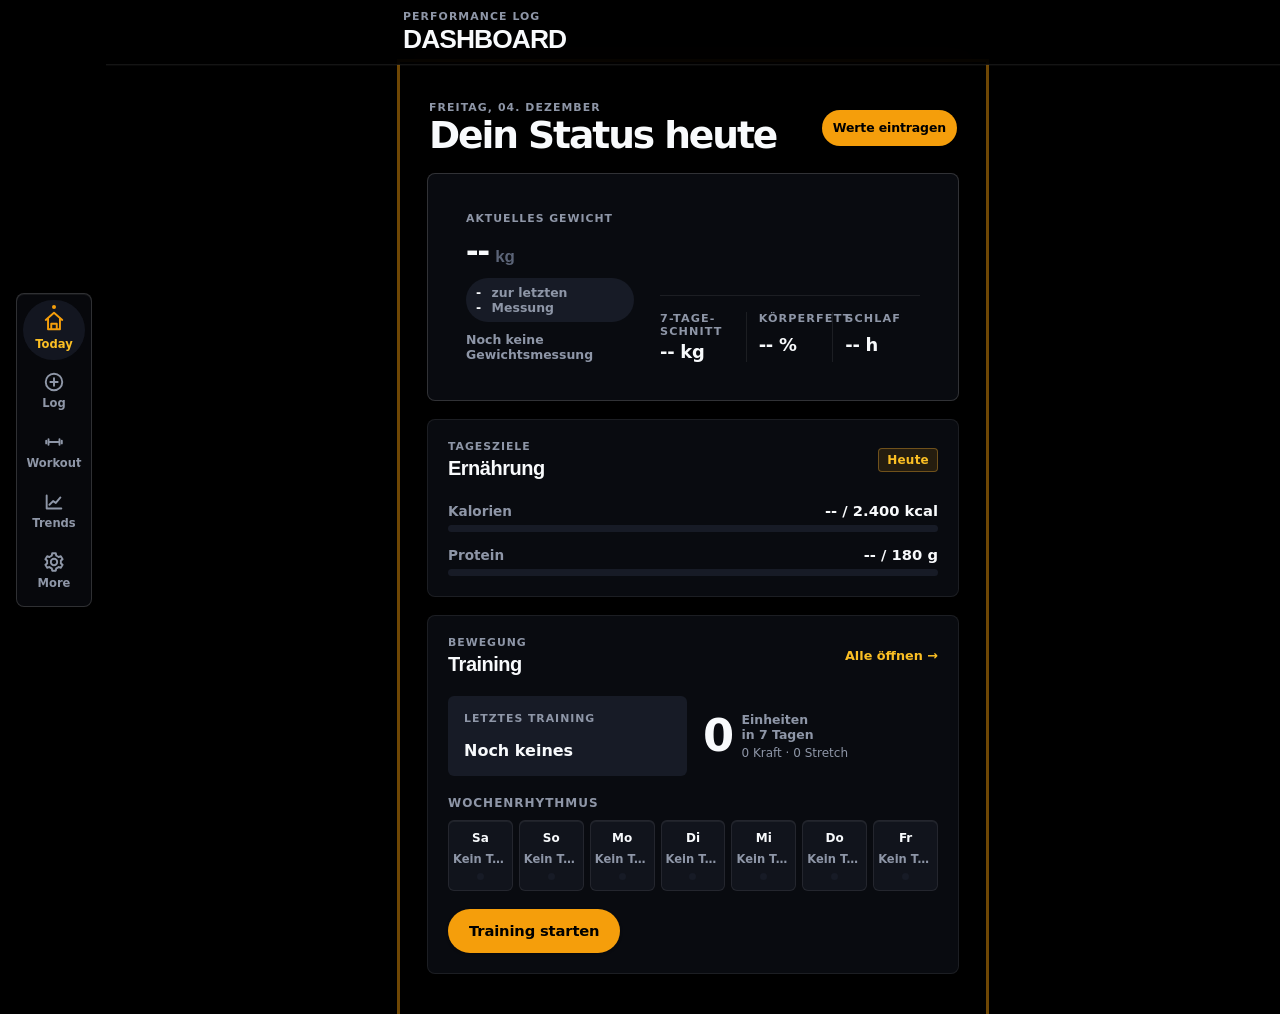
<file: index.html>
<!doctype html>
<html lang="de">

<head>
  <meta charset="utf-8">
  <meta name="viewport" content="width=device-width, initial-scale=1, viewport-fit=cover">
  <meta name="theme-color" content="#080c0a">
  <meta name="description" content="Private Fitness-Tracking-PWA für Gewicht, Ernährung und Körperfett.">
  <title>Fitness Tracker</title>
  <link rel="manifest" href="manifest.json">
  <link rel="apple-touch-icon" href="assets/icons/apple-touch-icon.png">
  <link rel="icon" href="assets/icons/app-icon.svg" type="image/svg+xml">
  <link rel="stylesheet" href="css/reset.css">
  <link rel="stylesheet" href="css/variables.css">
  <link rel="stylesheet" href="css/layout.css">
  <link rel="stylesheet" href="css/components.css">
  <link rel="stylesheet" href="css/responsive.css">
</head>

<body>
  <div class="app-shell">
    <header class="app-header">
      <div class="app-header-content">
        <div>
          <p class="eyebrow">Performance log</p>
          <h1 id="view-title">Dashboard</h1>
        </div>
      </div>
    </header>

    <div id="app-status" class="app-status" role="status" aria-live="polite" hidden></div>

    <main id="app-view" class="app-main" tabindex="-1"></main>

    <nav class="bottom-nav" aria-label="Hauptnavigation">
      <a class="nav-item" href="#/dashboard" data-route="dashboard" aria-current="page">
        <span class="nav-icon" aria-hidden="true"><svg viewBox="0 0 24 24"><path d="M3 10.8 12 3l9 7.8"></path><path d="M5.5 9.5V21h13V9.5M9 21v-6h6v6"></path></svg></span>
        <span>Today</span>
      </a>
      <a class="nav-item" href="#/daily" data-route="daily">
        <span class="nav-icon" aria-hidden="true"><svg viewBox="0 0 24 24"><circle cx="12" cy="12" r="9"></circle><path d="M12 8v8M8 12h8"></path></svg></span>
        <span>Log</span>
      </a>
      <a class="nav-item" href="#/training" data-route="training">
        <span class="nav-icon" aria-hidden="true"><svg viewBox="0 0 24 24"><path d="M6 9v6M3.5 10.5v3M18 9v6M20.5 10.5v3M6 12h12"></path></svg></span>
        <span>Workout</span>
      </a>
      <a class="nav-item" href="#/trends" data-route="trends">
        <span class="nav-icon" aria-hidden="true"><svg viewBox="0 0 24 24"><path d="M4 19V5M4 19h16"></path><path d="m7 15 4-4 3 2 5-6"></path></svg></span>
        <span>Trends</span>
      </a>
      <a class="nav-item" href="#/settings" data-route="settings">
        <span class="nav-icon" aria-hidden="true">
          <svg viewBox="0 0 24 24" focusable="false">
            <path d="M12 8.5a3.5 3.5 0 1 1 0 7 3.5 3.5 0 0 1 0-7Z"></path>
            <path
              d="M19.4 13.5a7.8 7.8 0 0 0 .1-1.5 7.8 7.8 0 0 0-.1-1.5l2-1.5-2-3.4-2.4 1a8.2 8.2 0 0 0-2.6-1.5L14 2.5h-4l-.4 2.6A8.2 8.2 0 0 0 7 6.6l-2.4-1-2 3.4 2 1.5a7.8 7.8 0 0 0-.1 1.5 7.8 7.8 0 0 0 .1 1.5l-2 1.5 2 3.4 2.4-1a8.2 8.2 0 0 0 2.6 1.5l.4 2.6h4l.4-2.6a8.2 8.2 0 0 0 2.6-1.5l2.4 1 2-3.4-2-1.5Z">
            </path>
          </svg>
        </span>
        <span>More</span>
      </a>
    </nav>
  </div>

  <script src="vendor/chartjs/chart.umd.min.js" defer></script>
  <script type="module" src="js/app.js"></script>
</body>

</html>
</file>
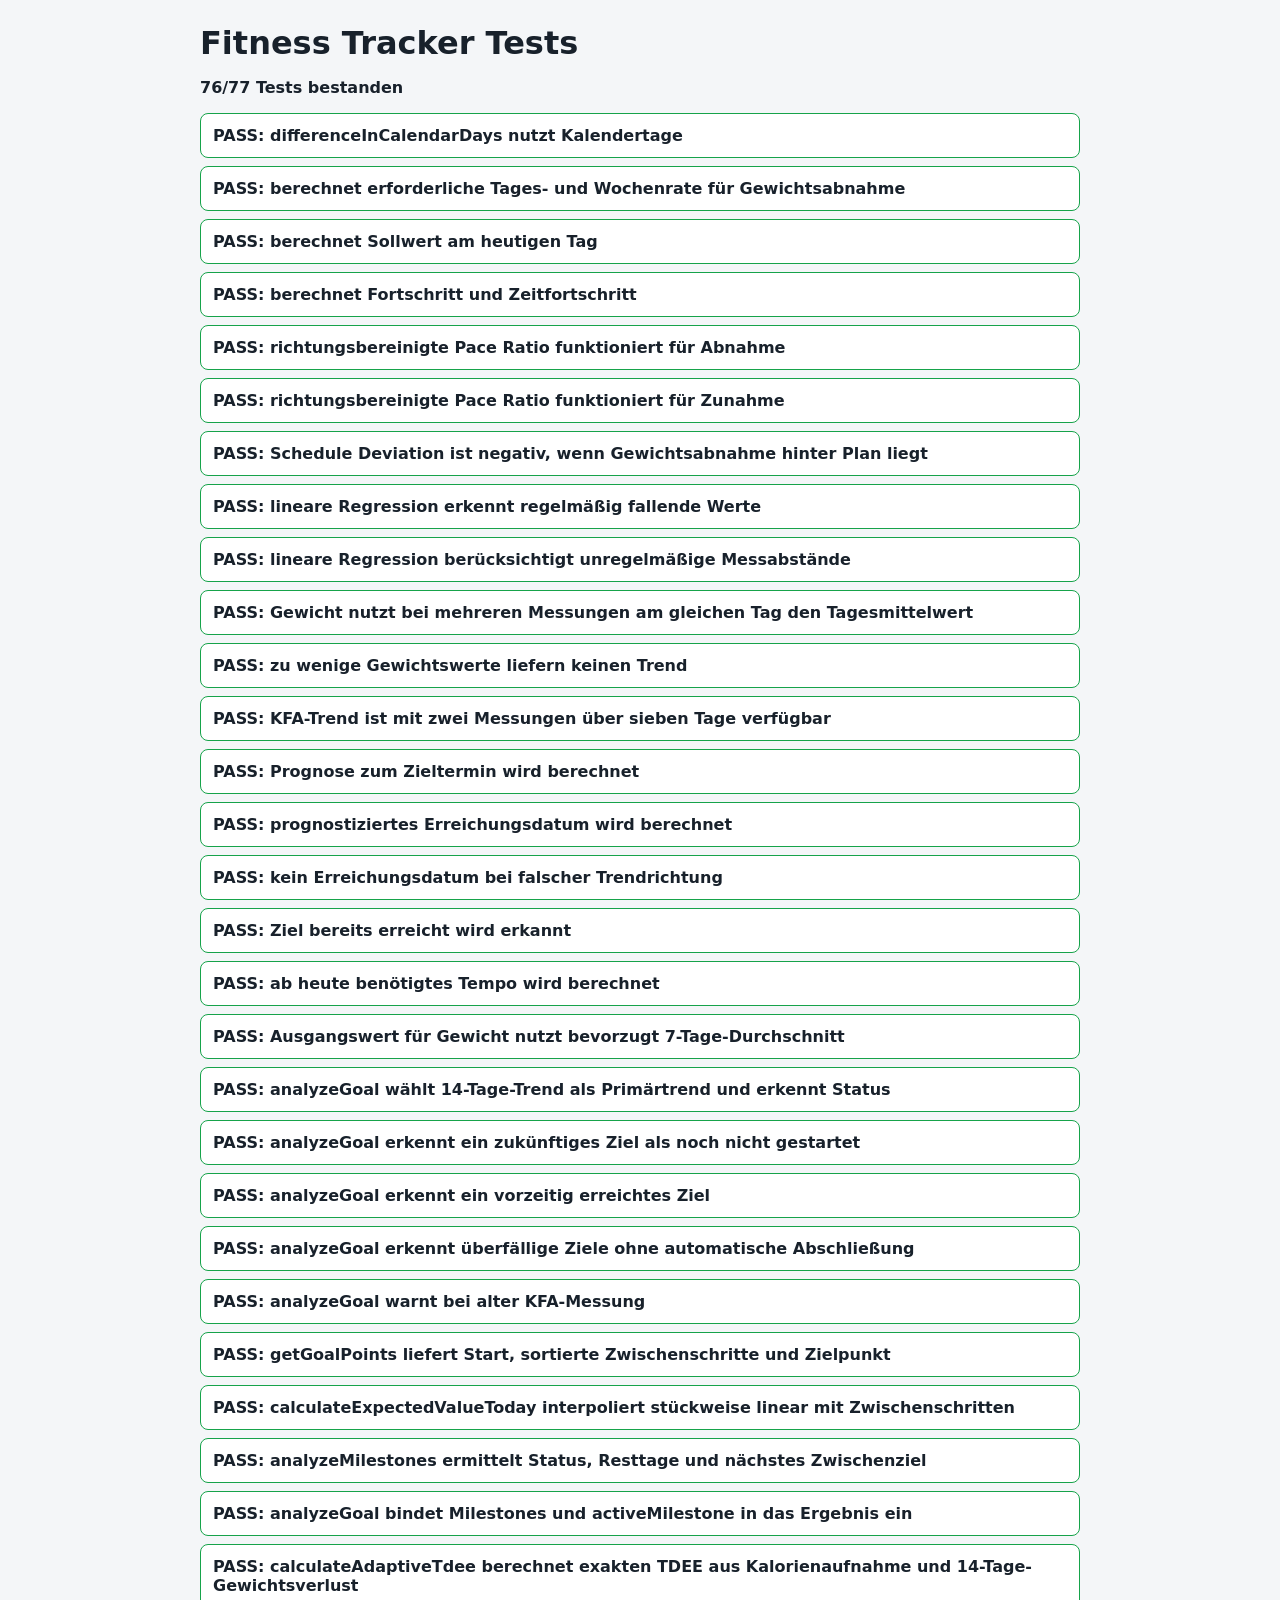
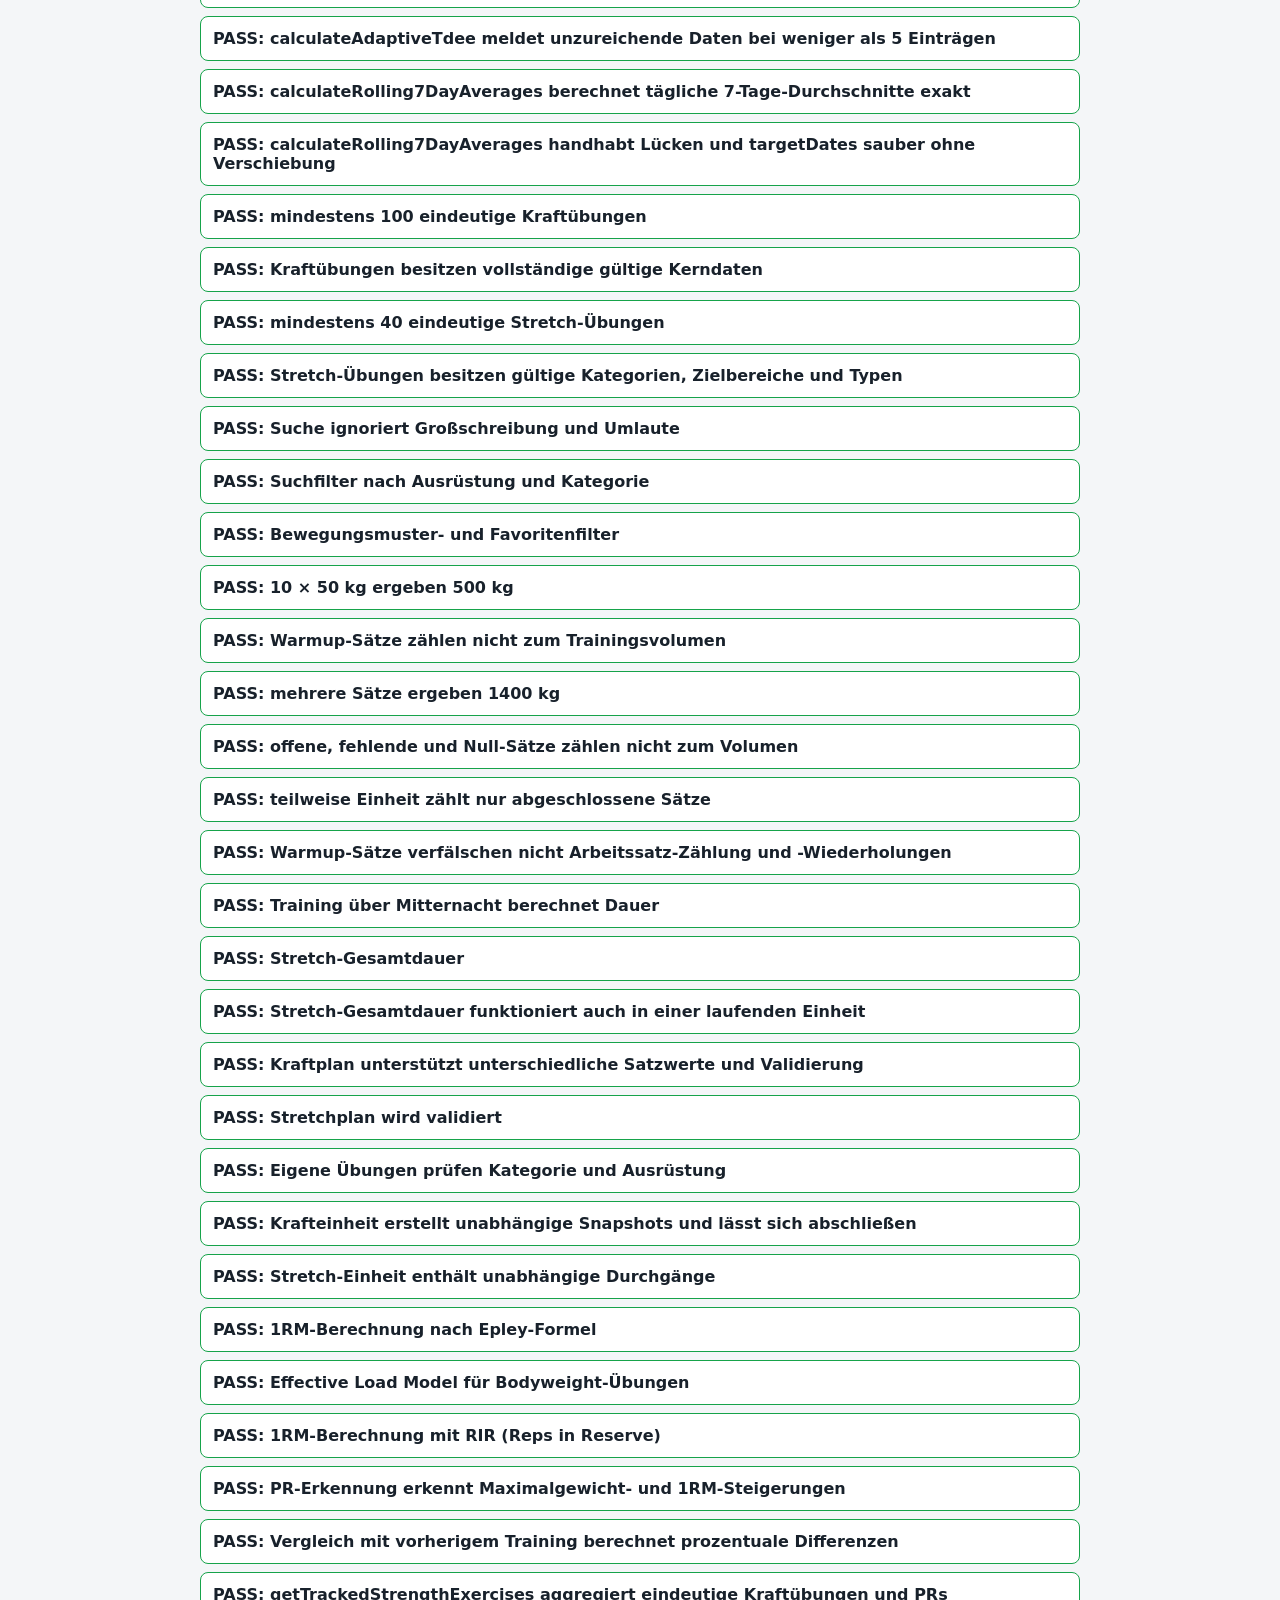
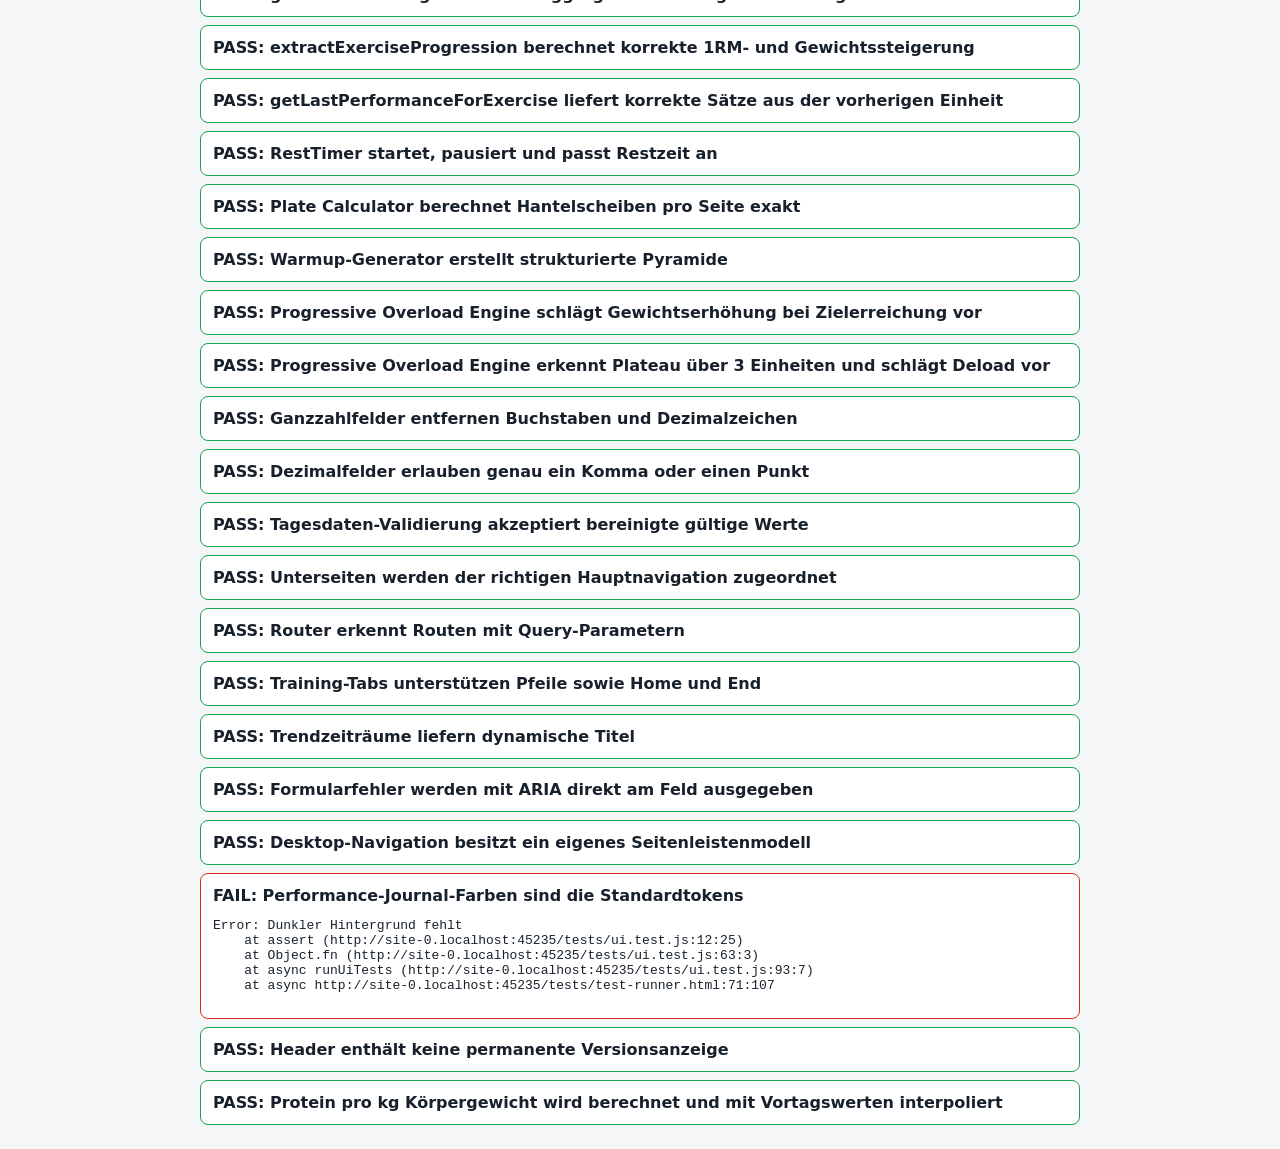
<file: tests/test-runner.html>
<!doctype html>
<html lang="de">
  <head>
    <meta charset="utf-8">
    <meta name="viewport" content="width=device-width, initial-scale=1">
    <title>Fitness Tracker Tests</title>
    <style>
      body {
        margin: 0;
        padding: 24px;
        background: #f4f6f8;
        color: #18212b;
        font-family: ui-sans-serif, system-ui, -apple-system, BlinkMacSystemFont, "Segoe UI", sans-serif;
      }

      main {
        max-width: 880px;
        margin: 0 auto;
      }

      h1 {
        margin: 0 0 16px;
      }

      .summary {
        margin: 0 0 16px;
        font-weight: 800;
      }

      .test-list {
        display: grid;
        gap: 8px;
      }

      .test {
        padding: 12px;
        border-radius: 8px;
        background: #ffffff;
        border: 1px solid #dbe3ec;
      }

      .test.pass {
        border-color: #16a34a;
      }

      .test.fail {
        border-color: #dc2626;
      }

      pre {
        overflow: auto;
        white-space: pre-wrap;
      }
    </style>
  </head>
  <body>
    <main>
      <h1>Fitness Tracker Tests</h1>
      <p id="summary" class="summary">Tests laufen...</p>
      <section id="results" class="test-list"></section>
    </main>

    <script type="module">
      import { runGoalTests } from "./goals.test.js";
      import { runInputTests } from "./input.test.js";
      import { runTrainingTests } from "./training.test.js";
      import { runUiTests } from "./ui.test.js";

      const summary = document.querySelector("#summary");
      const resultsContainer = document.querySelector("#results");
      const results = [...await runGoalTests(), ...await runTrainingTests(), ...await runInputTests(), ...await runUiTests()];
      const failed = results.filter((result) => !result.passed);

      summary.textContent = `${results.length - failed.length}/${results.length} Tests bestanden`;
      resultsContainer.innerHTML = results.map((result) => `
        <article class="test ${result.passed ? "pass" : "fail"}">
          <strong>${result.passed ? "PASS" : "FAIL"}: ${result.name}</strong>
          ${result.error ? `<pre>${result.error.stack || result.error.message}</pre>` : ""}
        </article>
      `).join("");
    </script>
  </body>
</html>
</file>
<file: css/variables.css>
:root {
  color-scheme: dark;
  --background: #000000;
  --surface: #090b10;
  --surface-raised: #11141c;
  --surface-muted: #171b26;
  --text-primary: #f8fafc;
  --text-secondary: #8e96a7;
  --text-tertiary: #5b6477;
  --primary: #f59e0b;
  --primary-strong: #fbbf24;
  --on-primary: #000000;
  --success: #10b981;
  --warning: #f59e0b;
  --danger: #ef4444;
  --chart-weight: #f59e0b;
  --chart-calories: #38bdf8;
  --chart-protein: #10b981;
  --chart-protein-per-kg: #06b6d4;
  --chart-sleep: #818cf8;
  --chart-body-fat: #f43f5e;
  --border: rgba(255, 255, 255, 0.08);
  --border-strong: rgba(255, 255, 255, 0.16);
  --specular: inset 0 1px 0 rgba(255, 255, 255, 0.06);
  --specular-strong: inset 0 1px 0 rgba(255, 255, 255, 0.12);
  --shadow: 0 4px 12px rgba(0, 0, 0, 0.5);
  --shadow-soft: 0 2px 6px rgba(0, 0, 0, 0.3);
  --radius: 8px;
  --radius-small: 6px;
  --radius-xs: 4px;
  --radius-pill: 9999px;
  --space-1: 4px;
  --space-2: 8px;
  --space-3: 12px;
  --space-4: 16px;
  --space-5: 20px;
  --space-6: 24px;
  --space-8: 32px;
  --nav-height: 72px;
  --safe-bottom: env(safe-area-inset-bottom, 0px);
  --content-width: 580px;
}

:root[data-theme="dark"] {
  color-scheme: dark;
  --background: #000000;
  --surface: #090b10;
  --surface-raised: #11141c;
  --surface-muted: #171b26;
  --text-primary: #f8fafc;
  --text-secondary: #8e96a7;
  --text-tertiary: #5b6477;
  --primary: #f59e0b;
  --primary-strong: #fbbf24;
  --on-primary: #000000;
  --success: #10b981;
  --warning: #f59e0b;
  --danger: #ef4444;
  --chart-weight: #f59e0b;
  --chart-calories: #38bdf8;
  --chart-protein: #10b981;
  --chart-protein-per-kg: #06b6d4;
  --chart-sleep: #818cf8;
  --chart-body-fat: #f43f5e;
  --border: rgba(255, 255, 255, 0.08);
  --border-strong: rgba(255, 255, 255, 0.16);
  --specular: inset 0 1px 0 rgba(255, 255, 255, 0.06);
  --specular-strong: inset 0 1px 0 rgba(255, 255, 255, 0.12);
  --shadow: 0 4px 12px rgba(0, 0, 0, 0.5);
  --shadow-soft: 0 2px 6px rgba(0, 0, 0, 0.3);
}

:root[data-theme="light"] {
  color-scheme: light;
  --background: #f4f5f8;
  --surface: #ffffff;
  --surface-raised: #ffffff;
  --surface-muted: #e9ecf2;
  --text-primary: #0b0f19;
  --text-secondary: #5a6474;
  --text-tertiary: #8c96a8;
  --primary: #d97706;
  --primary-strong: #b45309;
  --on-primary: #ffffff;
  --success: #059669;
  --warning: #d97706;
  --danger: #dc2626;
  --chart-weight: #d97706;
  --chart-calories: #0284c7;
  --chart-protein: #059669;
  --chart-protein-per-kg: #0891b2;
  --chart-sleep: #6366f1;
  --chart-body-fat: #e11d48;
  --border: rgba(11, 15, 25, 0.1);
  --border-strong: rgba(11, 15, 25, 0.18);
  --specular: inset 0 1px 0 rgba(255, 255, 255, 0.9);
  --specular-strong: inset 0 1px 0 rgba(255, 255, 255, 1);
  --shadow: 0 4px 12px rgba(11, 15, 25, 0.05);
  --shadow-soft: 0 2px 6px rgba(11, 15, 25, 0.02);
}
</file>
<file: css/layout.css>
body {
  overflow-x: hidden;
  background: var(--background);
  color: var(--text-primary);
  font-family: Inter, ui-sans-serif, system-ui, -apple-system, BlinkMacSystemFont, "Segoe UI", sans-serif;
  font-feature-settings: "tnum" 1, "cv02" 1, "cv03" 1;
  font-variant-numeric: tabular-nums;
}

.app-shell {
  min-height: 100svh;
  padding-bottom: calc(var(--nav-height) + var(--safe-bottom));
}

.app-header {
  position: sticky;
  top: 0;
  z-index: 10;
  display: flex;
  width: 100%;
  padding: calc(10px + env(safe-area-inset-top, 0px)) 18px 10px;
  border-bottom: 1px solid var(--border);
  background: color-mix(in srgb, var(--background) 86%, transparent);
  backdrop-filter: blur(20px) saturate(180%);
  box-shadow: 0 1px 0 rgba(255, 255, 255, 0.03);
}

.app-header-content {
  display: flex;
  width: min(100%, var(--content-width));
  align-items: flex-end;
  justify-content: space-between;
  margin: 0 auto;
}

.app-header-actions {
  display: grid;
  justify-items: end;
  gap: 6px;
}

.app-header h1 {
  margin: 2px 0 0;
  font-family: -apple-system, BlinkMacSystemFont, "Segoe UI", Roboto, sans-serif;
  font-size: clamp(1.35rem, 3.2vw, 1.65rem);
  font-weight: 850;
  text-transform: uppercase;
  line-height: 1.1;
  letter-spacing: -0.035em;
  color: var(--text-primary);
}

.eyebrow {
  margin: 0;
  color: var(--text-secondary);
  font-size: 0.68rem;
  font-weight: 750;
  letter-spacing: 0.1em;
  text-transform: uppercase;
}

.app-main {
  width: min(100%, var(--content-width));
  margin: 0 auto;
  padding: 20px 16px 28px;
  outline: none;
}

.app-status {
  width: min(calc(100% - 32px), var(--content-width));
  margin: 12px auto 0;
  padding: 10px 14px;
  border: 1px solid var(--border);
  border-radius: var(--radius);
  background: var(--surface);
  color: var(--text-primary);
  font-size: 0.88rem;
  font-weight: 750;
  box-shadow: var(--shadow);
}

.app-status[data-type="warning"] {
  border-color: color-mix(in srgb, var(--warning) 34%, var(--border));
}

.app-status[data-type="success"] {
  border-color: color-mix(in srgb, var(--success) 34%, var(--border));
}

.update-button {
  min-height: 28px;
  border: 1px solid var(--border);
  border-radius: 999px;
  padding: 4px 10px;
  background: color-mix(in srgb, var(--surface) 78%, transparent);
  color: var(--primary-strong);
  font-size: 0.75rem;
  font-weight: 850;
  transition: border-color 160ms ease, background-color 160ms ease;
}

.update-button:hover {
  border-color: color-mix(in srgb, var(--primary) 42%, var(--border));
  background: color-mix(in srgb, var(--primary) 10%, var(--surface));
}

.view-stack {
  display: grid;
  gap: 18px;
}

.bottom-nav {
  position: fixed;
  bottom: max(10px, var(--safe-bottom));
  left: 50%;
  z-index: 20;
  display: flex;
  width: min(calc(100% - 24px), 520px);
  box-sizing: border-box;
  min-height: 64px;
  padding: 6px;
  border: 1px solid var(--border-strong);
  border-radius: 999px;
  background: color-mix(in srgb, var(--surface) 78%, transparent);
  backdrop-filter: blur(28px) saturate(200%);
  box-shadow: 0 16px 40px rgba(0, 0, 0, 0.65), var(--specular);
  transform: translateX(-50%);
}

.nav-item {
  position: relative;
  overflow: hidden;
  display: grid;
  flex: 1 1 0;
  align-content: center;
  justify-items: center;
  min-width: 0;
  min-height: 48px;
  gap: 3px;
  border-radius: 999px;
  color: var(--text-secondary);
  font-size: 0.72rem;
  font-weight: 750;
  transform: translateZ(0);
  transition: color 150ms ease, background-color 150ms ease, transform 150ms ease;
  -webkit-tap-highlight-color: transparent;
}

.nav-item[aria-current="page"] {
  color: var(--text-primary);
  background: color-mix(in srgb, var(--surface-muted) 80%, transparent);
}

.nav-item[aria-current="page"] .nav-icon svg {
  stroke: var(--primary);
}

.route-context-link {
  display: inline-flex;
  width: fit-content;
  margin-bottom: 14px;
  color: var(--text-secondary);
  font-size: 0.82rem;
  font-weight: 750;
}

@media (min-width: 900px) {
  .app-shell {
    padding-bottom: 0;
    padding-left: 106px;
  }

  .bottom-nav {
    top: 50%;
    bottom: auto;
    left: 16px;
    width: 76px;
    min-height: 0;
    flex-direction: column;
    border-radius: var(--radius);
    transform: translateY(-50%);
  }

  .nav-item {
    width: 100%;
    min-height: 60px;
  }
}

.nav-item::before {
  content: "";
  position: absolute;
  top: 5px;
  width: 4px;
  height: 4px;
  border-radius: 50%;
  background: var(--primary);
  opacity: 0;
  transform: scale(0);
  transition: opacity 160ms ease, transform 160ms ease;
}

.nav-item[aria-current="page"]::before {
  opacity: 1;
  transform: scale(1);
}

.nav-icon {
  display: grid;
  place-items: center;
  width: 23px;
  height: 23px;
  line-height: 1;
  transform: translateY(0) scale(1);
  transition: transform 220ms cubic-bezier(0.2, 0.8, 0.2, 1);
}

.nav-icon svg {
  width: 22px;
  height: 22px;
  fill: none;
  stroke: currentColor;
  stroke-linecap: round;
  stroke-linejoin: round;
  stroke-width: 2.1;
}

.nav-item span:last-child {
  transition:
    opacity 220ms cubic-bezier(0.2, 0.8, 0.2, 1),
    transform 220ms cubic-bezier(0.2, 0.8, 0.2, 1);
}

.nav-item:active {
  transform: scale(0.96);
}

.nav-item[aria-current="page"] {
  color: var(--primary-strong);
}

.nav-item[aria-current="page"]::before {
  opacity: 1;
  transform: scale(1);
}

.nav-item[aria-current="page"] .nav-icon {
  transform: translateY(-1px);
}

.nav-item[data-route="daily"] .nav-icon {
  color: inherit;
}

.workout-focus .app-header { opacity: .55; }
.workout-focus .bottom-nav { opacity: .42; }
.workout-focus .app-main { padding-top: 14px; }

.nav-item[aria-current="page"] span:last-child {
  transform: translateY(1px);
}

@media (prefers-reduced-motion: reduce) {
  .nav-item,
  .nav-item::before,
  .nav-icon,
  .nav-item span:last-child {
    transition: none;
  }
}
</file>
<file: css/components.css>
.card {
  border: 1px solid var(--border);
  border-radius: var(--radius);
  background: var(--surface);
  box-shadow: var(--shadow-soft);
}

.card-body {
  padding: clamp(14px, 3.5vw, 20px);
}

.section-title {
  margin: 0 0 12px;
  font-family: -apple-system, BlinkMacSystemFont, "Segoe UI", Roboto, sans-serif;
  font-size: 1.25rem;
  font-weight: 800;
  line-height: 1.2;
  letter-spacing: -0.025em;
  color: var(--text-primary);
}

.muted {
  color: var(--text-secondary);
}

.grid {
  display: grid;
  gap: 12px;
}

.metric-grid {
  display: grid;
  grid-template-columns: repeat(2, minmax(0, 1fr));
  gap: 8px;
}

.metric {
  min-height: 96px;
  padding: 14px;
  border-radius: var(--radius);
  background: var(--surface-raised);
  border: 1px solid var(--border);
}

.metric-label {
  margin: 0;
  color: var(--text-secondary);
  font-size: 0.68rem;
  font-weight: 750;
  letter-spacing: 0.09em;
  text-transform: uppercase;
}

.app-version-note {
  margin: 0;
  color: var(--text-secondary);
  font-size: 0.78rem;
  text-align: center;
}

.metric-value {
  margin: 4px 0 0;
  font-family: -apple-system, BlinkMacSystemFont, "Segoe UI", Roboto, sans-serif;
  font-size: 1.35rem;
  font-weight: 650;
  letter-spacing: -0.02em;
  color: var(--text-primary);
  font-variant-numeric: tabular-nums;
  line-height: 1.15;
}

.metric .muted {
  margin: 4px 0 0;
  font-size: 0.8rem;
}

.progress-stack {
  display: grid;
  gap: 14px;
}

.progress-block {
  display: grid;
  gap: 6px;
}

.progress-header {
  display: flex;
  align-items: baseline;
  justify-content: space-between;
  gap: 12px;
  color: var(--text-secondary);
  font-size: 0.85rem;
  font-weight: 650;
}

.progress-header strong {
  color: var(--text-primary);
  font-size: 0.92rem;
  text-align: right;
  font-variant-numeric: tabular-nums;
}

.progress-track {
  position: relative;
  height: 7px;
  overflow: hidden;
  border-radius: var(--radius-pill);
  background: var(--surface-muted);
}

.progress-track span {
  position: absolute;
  inset: 0 auto 0 0;
  border-radius: inherit;
  background: linear-gradient(90deg, color-mix(in srgb, var(--primary) 70%, transparent) 0%, var(--primary) 100%);
  transform-origin: left center;
  animation: progress-fill 1200ms cubic-bezier(0.16, 1, 0.3, 1) both;
  box-shadow: 0 0 8px color-mix(in srgb, var(--primary) 35%, transparent);
}

.progress-block:nth-child(2) .progress-track span {
  animation-delay: 120ms;
}

.summary-grid {
  display: grid;
  grid-template-columns: repeat(2, minmax(0, 1fr));
  gap: 8px;
}

.compact-metric {
  min-height: 80px;
  padding: 12px;
}

.compact-metric .metric-value {
  font-size: 1.18rem;
  font-weight: 650;
}

.chart-frame {
  position: relative;
  width: 100%;
  height: 280px;
}

.tall-chart-frame {
  height: 340px;
}

.photo-grid {
  display: grid;
  gap: 14px;
}

.photo-card {
  overflow: hidden;
}

.photo-card img {
  display: block;
  width: 100%;
  aspect-ratio: 4 / 5;
  background: var(--surface-muted);
  object-fit: cover;
}

.button-row {
  display: grid;
  gap: 10px;
}

.inline-action-panel {
  display: grid;
  gap: 10px;
  margin: 0 0 14px;
  padding: 14px;
  border: 1px solid var(--border);
  border-radius: var(--radius);
  background: var(--surface-raised);
}

.inline-action-panel p {
  margin: 0;
}

.button {
  display: inline-flex;
  align-items: center;
  justify-content: center;
  min-height: 44px;
  padding: 0 20px;
  border: 1px solid transparent;
  border-radius: var(--radius-pill);
  background: var(--primary);
  color: var(--on-primary);
  font-weight: 750;
  font-size: 0.92rem;
  letter-spacing: -0.01em;
  box-shadow: 0 1px 3px rgba(0, 0, 0, 0.3);
  transition: transform 120ms ease, filter 120ms ease, background-color 120ms ease;
  cursor: pointer;
}

.button:hover {
  filter: brightness(1.08);
  transform: translateY(-1px);
}

.button:active {
  transform: translateY(0) scale(0.98);
}

.button.secondary {
  border: 1px solid var(--border-strong);
  background: var(--surface-raised);
  color: var(--text-primary);
  box-shadow: none;
}

.button.secondary:hover {
  background: var(--surface-muted);
  border-color: rgba(255, 255, 255, 0.22);
  filter: none;
}

.button.danger,
.icon-button.danger {
  border-color: color-mix(in srgb, var(--danger) 35%, var(--border));
  color: var(--danger);
}

.button.danger {
  background: color-mix(in srgb, var(--danger) 14%, var(--surface));
}

.form-grid {
  display: grid;
  gap: 14px;
}

.field {
  display: grid;
  min-width: 0;
  gap: 8px;
  color: var(--text-primary);
  font-weight: 700;
}

.field > span:first-child {
  color: var(--text-secondary);
  font-size: 0.78rem;
  font-weight: 780;
  letter-spacing: 0.02em;
}

.field input,
.field select {
  width: 100%;
  max-width: 100%;
  min-width: 0;
  min-height: 48px;
  border: 1px solid var(--border);
  border-radius: var(--radius-pill);
  background: var(--surface-raised);
  color: var(--text-primary);
  padding: 10px 18px;
  font-weight: 650;
  box-sizing: border-box;
  transition: border-color 160ms ease, background-color 160ms ease, box-shadow 160ms ease;
}

.field input[type="date"] {
  -webkit-appearance: none;
  -moz-appearance: none;
  appearance: none;
  display: block;
  width: 100%;
  max-width: 100%;
  min-width: 0;
  box-sizing: border-box;
  font-family: inherit;
  font-size: 0.95rem;
  line-height: 1.25;
  color-scheme: dark;
}

.field input[type="date"]::-webkit-date-and-time-value {
  text-align: left;
  margin: 0;
  min-height: 1.25em;
}

.field input[type="date"]::-webkit-calendar-picker-indicator {
  cursor: pointer;
  opacity: 0.8;
  filter: invert(0.8);
}

.field textarea {
  width: 100%;
  min-width: 0;
  min-height: 104px;
  border: 1px solid var(--border);
  border-radius: var(--radius);
  background: var(--surface-raised);
  color: var(--text-primary);
  padding: 12px 16px;
  font-weight: 650;
  resize: vertical;
  transition: border-color 160ms ease, background-color 160ms ease, box-shadow 160ms ease;
}

.field input:focus,
.field textarea:focus,
.field select:focus {
  border-color: color-mix(in srgb, var(--primary) 58%, var(--border));
  background: var(--surface);
  box-shadow: 0 0 0 3px color-mix(in srgb, var(--primary) 15%, transparent);
  outline: none;
}

.field textarea {
  min-height: 104px;
  resize: vertical;
}

.field input::placeholder,
.field textarea::placeholder {
  color: color-mix(in srgb, var(--text-secondary) 70%, transparent);
}

.field-error {
  color: var(--danger);
  font-size: 0.78rem;
  font-weight: 700;
}

.field [aria-invalid="true"] {
  border-color: var(--danger);
}

.form-actions {
  display: grid;
  gap: 10px;
}

.choice-group {
  display: grid;
  gap: 10px;
  margin: 0;
  padding: 12px;
  border: 1px solid var(--border);
  border-radius: var(--radius);
  background: var(--background);
}

.choice-group legend {
  padding: 0 6px;
  color: var(--text-secondary);
  font-size: 0.88rem;
  font-weight: 800;
}

.choice-group label {
  display: flex;
  align-items: center;
  gap: 8px;
  font-weight: 700;
}

.choice-group input {
  width: 18px;
  height: 18px;
  accent-color: var(--primary);
}

.compact-choice-group {
  grid-template-columns: repeat(2, minmax(0, 1fr));
  margin: 0 0 14px;
}

.chart-summary {
  margin: 12px 0 0;
  color: var(--text-secondary);
  font-size: 0.82rem;
  line-height: 1.5;
}

.settings-note {
  margin: 0 0 12px;
  font-size: 0.84rem;
  line-height: 1.45;
}

.settings-group {
  display: grid;
  gap: 12px;
  padding-top: 16px;
  border-top: 1px solid var(--border);
}

.settings-group:first-of-type {
  padding-top: 0;
  border-top: none;
}

.settings-group-title {
  margin: 0 0 4px;
  font-size: 0.92rem;
  font-weight: 750;
  color: var(--text-primary);
}

.settings-meta-row {
  display: flex;
  align-items: center;
  justify-content: space-between;
  gap: 12px;
  flex-wrap: wrap;
}

.goal-card .card-body {
  display: grid;
  gap: 14px;
}

.goal-header {
  display: grid;
  gap: 10px;
}

.status-pill {
  display: inline-flex;
  width: fit-content;
  min-height: 24px;
  align-items: center;
  border-radius: var(--radius-xs);
  border: 1px solid color-mix(in srgb, var(--primary) 30%, var(--border));
  background: color-mix(in srgb, var(--primary) 12%, var(--surface));
  color: var(--primary-strong);
  padding: 2px 8px;
  font-size: 0.75rem;
  font-weight: 700;
  letter-spacing: 0.02em;
}

.goal-facts {
  display: grid;
  gap: 8px;
}

.goal-facts p,
.goal-projection p {
  margin: 0;
}

.dashboard-section-title {
  margin: 0;
}

.dashboard-goal-card .card-body {
  display: grid;
  gap: 14px;
}

.dashboard-goal-grid {
  display: grid;
  gap: 8px;
}

.dashboard-goal-grid p {
  display: grid;
  gap: 2px;
  margin: 0;
}

.dashboard-goal-grid strong {
  color: var(--text-secondary);
  font-size: 0.78rem;
}

.compact-progress {
  gap: 10px;
}

.trend-strip {
  display: grid;
  gap: 8px;
}

.trend-strip div {
  display: grid;
  gap: 3px;
  border: 1px solid var(--border);
  border-radius: var(--radius);
  background: var(--background);
  padding: 10px;
}

.trend-strip span,
.trend-strip small {
  color: var(--text-secondary);
}

.goal-notice {
  display: grid;
  gap: 6px;
  padding: 12px;
  border: 1px solid color-mix(in srgb, var(--primary) 25%, var(--border));
  border-radius: var(--radius);
  background: color-mix(in srgb, var(--primary) 8%, var(--surface));
}

.goal-notice.success {
  border-color: color-mix(in srgb, var(--success) 30%, var(--border));
  background: color-mix(in srgb, var(--success) 10%, var(--surface));
}

.goal-notice.danger {
  border-color: color-mix(in srgb, var(--danger) 30%, var(--border));
  background: color-mix(in srgb, var(--danger) 10%, var(--surface));
}

.goal-notice p {
  margin: 0;
}

.goal-details {
  border: 1px solid var(--border);
  border-radius: var(--radius);
  background: var(--background);
}

.goal-details summary {
  min-height: 44px;
  padding: 12px;
  cursor: pointer;
  font-weight: 850;
}

.goal-detail-stack {
  display: grid;
  gap: 12px;
  padding: 0 12px 12px;
}

.milestones-section {
  display: grid;
  gap: 12px;
  border-top: 1px solid var(--border);
  padding-top: 14px;
}

.milestones-header {
  display: flex;
  justify-content: space-between;
  align-items: center;
  gap: 8px;
}

.milestones-container {
  display: grid;
  gap: 10px;
}

.milestone-row {
  display: grid;
  grid-template-columns: 1fr 1fr 1fr auto;
  gap: 8px;
  align-items: end;
  background: var(--surface-muted);
  padding: 10px;
  border-radius: var(--radius);
  border: 1px solid var(--border);
}

@media (max-width: 600px) {
  .milestone-row {
    grid-template-columns: 1fr 1fr;
  }
  .milestone-row .field-full-mobile {
    grid-column: 1 / -1;
  }
}

.milestones-timeline {
  display: grid;
  gap: 8px;
  border: 1px solid var(--border);
  border-radius: var(--radius);
  background: var(--background);
  padding: 12px;
}

.milestones-timeline-title {
  margin: 0;
  font-size: 0.9rem;
  font-weight: 800;
  color: var(--text-primary);
}

.milestone-steps {
  display: grid;
  gap: 8px;
}

.milestone-step {
  display: flex;
  justify-content: space-between;
  align-items: center;
  gap: 10px;
  padding: 8px 10px;
  border-radius: var(--radius);
  background: var(--surface);
  border: 1px solid var(--border);
}

.milestone-step.completed {
  border-color: color-mix(in srgb, var(--success) 35%, var(--border));
  background: color-mix(in srgb, var(--success) 6%, var(--surface));
}

.milestone-step.overdue {
  border-color: color-mix(in srgb, var(--danger) 35%, var(--border));
  background: color-mix(in srgb, var(--danger) 6%, var(--surface));
}

.milestone-step-info {
  display: grid;
  gap: 2px;
}

.milestone-step-info strong {
  font-size: 0.88rem;
}

.milestone-step-info span {
  font-size: 0.78rem;
  color: var(--text-secondary);
}

.milestone-step-value {
  text-align: right;
  display: grid;
  gap: 2px;
}

.milestone-step-value strong {
  font-family: -apple-system, BlinkMacSystemFont, "SF Pro Display", "SF Pro Text", system-ui, sans-serif;
  font-size: 1.05rem;
  font-weight: 800;
  letter-spacing: -0.02em;
  font-variant-numeric: tabular-nums;
}

.milestone-pill {
  display: inline-flex;
  font-size: 0.72rem;
  font-weight: 800;
  padding: 2px 6px;
  border-radius: 999px;
  width: fit-content;
}

.milestone-pill.completed {
  background: color-mix(in srgb, var(--success) 15%, var(--surface));
  color: var(--success);
}

.milestone-pill.overdue {
  background: color-mix(in srgb, var(--danger) 15%, var(--surface));
  color: var(--danger);
}

.milestone-pill.upcoming {
  background: color-mix(in srgb, var(--primary) 12%, var(--surface));
  color: var(--primary);
}

.muted-panel,
.trend-detail {
  display: grid;
  gap: 10px;
  border: 1px solid var(--border);
  border-radius: var(--radius);
  background: var(--surface);
  padding: 12px;
}

.muted-panel h3,
.trend-detail h3 {
  margin: 0;
  font-size: 0.98rem;
}

.trend-detail-header {
  display: grid;
  gap: 8px;
}

.detail-grid {
  display: grid;
  gap: 8px;
}

.detail-grid p {
  display: grid;
  gap: 2px;
  margin: 0;
}

.detail-grid strong {
  color: var(--text-secondary);
  font-size: 0.78rem;
}

.detail-grid span {
  overflow-wrap: anywhere;
}

.alert {
  display: grid;
  gap: 4px;
  margin: 0 0 14px;
  padding: 12px;
  border: 1px solid color-mix(in srgb, var(--success) 28%, var(--border));
  border-radius: var(--radius);
  background: color-mix(in srgb, var(--success) 10%, var(--surface));
  color: var(--text-primary);
}

.alert.danger {
  border-color: color-mix(in srgb, var(--danger) 30%, var(--border));
  background: color-mix(in srgb, var(--danger) 10%, var(--surface));
}

.alert.warning {
  border-color: color-mix(in srgb, var(--warning) 34%, var(--border));
  background: color-mix(in srgb, var(--warning) 12%, var(--surface));
}

.alert p {
  margin: 0;
}

.entry-list {
  display: grid;
  gap: 10px;
}

.history-toggle {
  width: 100%;
  margin-top: 12px;
}

.secondary-section {
  display: grid;
  gap: 14px;
}

.secondary-section > summary {
  min-height: 52px;
  padding: 15px 18px;
  border: 1px solid var(--border);
  border-radius: var(--radius-small);
  background: var(--surface);
  cursor: pointer;
  font-weight: 800;
  list-style-position: inside;
}

.secondary-section[open] > summary {
  border-color: color-mix(in srgb, var(--primary) 35%, var(--border));
}

.entry-row {
  display: grid;
  gap: 12px;
  padding: 12px;
  border: 1px solid var(--border);
  border-radius: var(--radius);
  background: var(--background);
}

.entry-date {
  margin: 0;
  font-weight: 850;
}

.entry-meta,
.entry-note {
  margin: 5px 0 0;
  color: var(--text-secondary);
}

.entry-note {
  overflow-wrap: anywhere;
}

.entry-actions {
  display: grid;
  grid-template-columns: repeat(auto-fit, minmax(112px, 1fr));
  gap: 8px;
}

.icon-button {
  min-height: 40px;
  padding: 0 16px;
  border: 1px solid var(--border);
  border-radius: var(--radius-pill);
  background: var(--surface-raised);
  color: var(--text-primary);
  font-weight: 750;
  font-size: 0.88rem;
  cursor: pointer;
  transition: background-color 120ms ease, border-color 120ms ease;
}

.empty-state {
  padding: 22px 16px;
  text-align: center;
}

.empty-state h2 {
  margin: 0 0 8px;
  font-size: 1.1rem;
}

.empty-state p {
  margin: 0;
  color: var(--text-secondary);
}

:focus-visible {
  outline: 3px solid color-mix(in srgb, var(--primary) 45%, transparent);
  outline-offset: 3px;
}

.section-heading,
.dashboard-intro {
  display: flex;
  align-items: center;
  justify-content: space-between;
  gap: 16px;
}

.section-heading .section-title,
.dashboard-intro h2 {
  margin: 3px 0 0;
}

.dashboard-intro {
  padding: 4px 2px 0;
}

.dashboard-intro h2 {
  font-size: clamp(1.65rem, 5vw, 2.35rem);
  line-height: 1;
  letter-spacing: -0.055em;
}

.compact-button {
  min-height: 42px;
  padding-inline: 15px;
  font-size: 0.82rem;
}

.dashboard-hero {
  position: relative;
  overflow: hidden;
  border-color: var(--border-strong, var(--border));
  background: var(--surface);
  box-shadow: none;
}

.dashboard-hero::after {
  content: none;
}

.dashboard-hero .card-body {
  position: relative;
  z-index: 1;
  display: grid;
  gap: 26px;
  padding: clamp(24px, 6vw, 38px);
}

.hero-value {
  margin: 4px 0 8px;
  font-size: clamp(1.95rem, 5vw, 2.35rem);
  font-family: -apple-system, BlinkMacSystemFont, "Segoe UI", Roboto, sans-serif;
  font-weight: 650;
  line-height: 1.1;
  letter-spacing: -0.025em;
  font-variant-numeric: tabular-nums;
  color: var(--text-primary);
}

.hero-value span {
  margin-left: 6px;
  color: var(--text-tertiary);
  font-size: 0.45em;
  font-weight: 600;
  letter-spacing: 0;
}

.trend-badge {
  display: inline-flex;
  width: fit-content;
  align-items: center;
  gap: 6px;
  margin: 0;
  padding: 7px 10px;
  border-radius: 999px;
  background: var(--surface-muted);
  color: var(--text-primary);
  font-size: 0.78rem;
  font-weight: 800;
}

.trend-badge.positive {
  background: color-mix(in srgb, var(--success) 14%, var(--surface));
  color: var(--success);
}

.trend-badge.negative {
  background: color-mix(in srgb, var(--danger) 12%, var(--surface));
  color: var(--danger);
}

.trend-badge span,
.hero-date {
  color: var(--text-secondary);
  font-weight: 650;
}

.hero-date {
  margin: 10px 0 0;
  font-size: 0.78rem;
}

.hero-facts {
  display: grid;
  grid-template-columns: repeat(3, minmax(0, 1fr));
  gap: 0;
  border-top: 1px solid var(--border);
  padding-top: 16px;
  margin-top: 16px;
}

.hero-facts div {
  display: grid;
  gap: 3px;
  padding: 0 12px;
  border: 0;
  border-right: 1px solid var(--border);
  border-radius: 0;
  background: transparent;
}

.hero-facts div:first-child {
  padding-left: 0;
}

.hero-facts div:last-child {
  border-right: 0;
  padding-right: 0;
}

.hero-facts span,
.dashboard-vitals span {
  color: var(--text-secondary);
  font-size: 0.70rem;
  font-weight: 800;
  letter-spacing: 0.1em;
  text-transform: uppercase;
}

.hero-facts strong {
  font-family: -apple-system, BlinkMacSystemFont, "SF Pro Display", "SF Pro Text", system-ui, sans-serif;
  font-size: 1.12rem;
  font-weight: 650;
  letter-spacing: -0.015em;
  font-variant-numeric: tabular-nums;
  color: var(--text-primary);
}

/* Stat Strip System (Seamless Whoop/Apple Fitness style) */
.stat-strip {
  display: grid;
  grid-template-columns: repeat(4, minmax(0, 1fr));
  gap: 0;
  border-top: 1px solid var(--border);
  padding-top: 14px;
  margin-top: 14px;
}

.stat-cell {
  display: grid;
  gap: 2px;
  padding: 0 10px;
  border-right: 1px solid var(--border);
  min-width: 0;
}

.stat-cell:first-child {
  padding-left: 0;
}

.stat-cell:last-child {
  border-right: 0;
  padding-right: 0;
}

.stat-label {
  margin: 0;
  color: var(--text-secondary);
  font-size: 0.68rem;
  font-weight: 750;
  letter-spacing: 0.08em;
  text-transform: uppercase;
  white-space: nowrap;
  overflow: hidden;
  text-overflow: ellipsis;
}

.stat-value {
  margin: 2px 0 0;
  font-family: -apple-system, BlinkMacSystemFont, "SF Pro Display", "SF Pro Text", system-ui, sans-serif;
  font-size: 1.12rem;
  font-weight: 650;
  letter-spacing: -0.015em;
  color: var(--text-primary);
  font-variant-numeric: tabular-nums;
  display: flex;
  align-items: baseline;
  gap: 3px;
  white-space: nowrap;
  overflow: hidden;
  text-overflow: ellipsis;
}

.stat-unit {
  color: var(--text-secondary);
  font-size: 0.80rem;
  font-weight: 650;
  letter-spacing: 0;
}

.trend-hero-header {
  display: flex;
  align-items: baseline;
  justify-content: space-between;
  gap: 10px;
  flex-wrap: wrap;
}

.result-hero {
  margin-bottom: 8px;
}

.result-note {
  margin: 14px 0 0;
  font-size: 0.80rem;
}

.tdee-overview-card,
.exercise-progression-card {
  box-shadow: none;
}

.exercise-select-field {
  margin: 14px 0 16px;
}

.progression-chart-frame {
  margin-top: 18px;
}

.dashboard-vitals {
  display: grid;
  grid-template-columns: repeat(3, minmax(0, 1fr));
  border-block: 1px solid var(--border);
}

.dashboard-vitals article {
  display: grid;
  gap: 4px;
  padding: 16px 12px;
}

.dashboard-vitals article + article {
  border-left: 1px solid var(--border);
}

.dashboard-vitals strong {
  font-size: clamp(1.05rem, 4vw, 1.4rem);
  letter-spacing: -0.035em;
}

.dashboard-vitals small {
  overflow: hidden;
  color: var(--text-secondary);
  font-size: 0.75rem;
  text-overflow: ellipsis;
  white-space: nowrap;
}

.nutrition-card,
.dashboard-training-card,
.quick-action-card,
.entry-composer {
  box-shadow: none;
}

.nutrition-progress {
  margin-top: 22px;
}

.text-link {
  color: var(--primary-strong);
  font-size: 0.8rem;
  font-weight: 800;
}

.subsection-title {
  margin: 20px 0 10px;
  color: var(--text-secondary);
  font-size: 0.75rem;
  letter-spacing: 0.08em;
  text-transform: uppercase;
}

.training-highlight {
  padding: 16px;
  border-radius: var(--radius-small);
  background: var(--surface-muted);
}

.training-highlight p:last-child {
  margin-bottom: 0;
}

.training-count {
  display: grid;
  grid-template-columns: auto 1fr;
  align-items: center;
  gap: 0 10px;
  padding: 14px 4px;
}

.training-count > strong {
  grid-row: span 2;
  font-size: 2.8rem;
  line-height: 1;
  letter-spacing: -0.06em;
}

.training-count > span {
  color: var(--text-secondary);
  font-size: 0.78rem;
  font-weight: 750;
}

.training-count > small {
  color: var(--text-secondary);
  font-size: 0.75rem;
}

.entry-composer-heading {
  display: grid;
  gap: 8px;
  margin-bottom: 20px;
}

.entry-composer-heading .section-title {
  margin: 4px 0 0;
  font-size: clamp(1.4rem, 5vw, 1.85rem);
}

.entry-composer-heading > p {
  max-width: 46ch;
  margin: 0;
  color: var(--text-secondary);
  font-size: 0.88rem;
}

.entry-composer .form-grid {
  gap: 16px;
}

/* Grouped Input Section (Apple Health / Inset Form Style) */
.grouped-input-section {
  display: flex;
  flex-direction: column;
  margin: 12px 0 16px;
  border: 1px solid var(--border);
  border-radius: var(--radius);
  background: var(--surface-raised);
  box-shadow: var(--specular);
  overflow: hidden;
}

.grouped-input-row {
  display: flex;
  align-items: center;
  justify-content: space-between;
  gap: 16px;
  min-height: 58px;
  padding: 8px 16px;
  border-bottom: 1px solid var(--border);
  background: transparent;
  transition: background-color 150ms ease;
  cursor: text;
}

.grouped-input-row:last-child {
  border-bottom: none;
}

.grouped-input-row:focus-within {
  background: color-mix(in srgb, var(--primary) 8%, var(--surface-raised));
}

.grouped-input-label {
  display: flex;
  align-items: center;
  gap: 10px;
  color: var(--text-primary);
  font-size: 0.95rem;
  font-weight: 750;
  white-space: nowrap;
}

.dot-indicator {
  width: 8px;
  height: 8px;
  border-radius: 50%;
  flex-shrink: 0;
}

.dot-primary { background: var(--chart-weight, var(--primary)); }
.dot-warning { background: var(--chart-calories, var(--warning)); }
.dot-success { background: var(--chart-protein, var(--success)); }
.dot-violet { background: var(--chart-sleep, #818cf8); }

.grouped-input-control {
  display: flex;
  align-items: center;
  justify-content: flex-end;
  gap: 6px;
  min-width: 0;
  flex: 1 1 auto;
}

.grouped-input-control input {
  width: 100%;
  max-width: 140px;
  height: 40px;
  border: 0;
  background: transparent;
  box-shadow: none;
  color: var(--text-primary);
  font-family: -apple-system, BlinkMacSystemFont, "SF Pro Display", "SF Pro Text", system-ui, sans-serif;
  font-size: 1.35rem;
  font-weight: 650;
  letter-spacing: -0.02em;
  text-align: right;
  font-variant-numeric: tabular-nums;
  padding: 0;
}

.grouped-input-control input:focus {
  outline: none;
  box-shadow: none;
}

.grouped-input-control .input-unit {
  padding-right: 0;
  color: var(--text-secondary);
  font-size: 0.85rem;
  font-weight: 750;
  min-width: 28px;
}

.date-field-row {
  margin-bottom: 12px;
}

.date-field-row input[type="date"] {
  border-radius: var(--radius);
  padding: 12px 16px;
}

.note-field {
  margin-bottom: 18px;
}

.input-shell {
  display: flex;
  min-width: 0;
  align-items: center;
  border: 1px solid var(--border-strong);
  border-radius: var(--radius-small);
  background: var(--surface-raised);
  box-shadow: inset 0 2px 4px rgba(0, 0, 0, 0.25), var(--specular);
  transition: border-color 160ms ease, background-color 160ms ease, box-shadow 160ms ease;
}

.input-shell:focus-within {
  border-color: var(--primary);
  background: var(--surface-muted);
  box-shadow: 0 0 0 3px rgba(204, 255, 0, 0.18), inset 0 1px 2px rgba(0, 0, 0, 0.2);
}

.field .input-shell input {
  min-width: 0;
  border: 0;
  background: transparent;
  box-shadow: none;
  min-height: 54px;
  font-family: -apple-system, BlinkMacSystemFont, "SF Pro Display", "SF Pro Text", system-ui, sans-serif;
  font-size: 1.45rem;
  font-weight: 850;
  letter-spacing: -0.02em;
  color: var(--text-primary);
  font-variant-numeric: tabular-nums;
}

.input-unit {
  flex: 0 0 auto;
  padding-right: 14px;
  color: var(--text-secondary);
  font-size: 0.78rem;
  font-weight: 800;
}

.secondary-composer {
  background: color-mix(in srgb, var(--surface) 76%, var(--background));
}

.training-tabs {
  display: grid;
  grid-template-columns: repeat(4, minmax(0, 1fr));
  gap: 4px;
  padding: 4px;
  border: 1px solid var(--border-strong);
  border-radius: 999px;
  background: var(--surface-raised);
  box-shadow: var(--specular), inset 0 2px 4px rgba(0, 0, 0, 0.2);
}

.training-tab {
  min-height: 42px;
  border: 0;
  border-radius: 999px;
  background: transparent;
  color: var(--text-secondary);
  font-size: 0.82rem;
  font-weight: 800;
  cursor: pointer;
  transition: background-color 160ms ease, color 160ms ease, box-shadow 160ms ease;
}

.training-tab[aria-selected="true"] {
  background: var(--primary);
  color: var(--on-primary);
  font-weight: 850;
  box-shadow: 0 1px 3px rgba(0, 0, 0, 0.4);
}

.training-heading, .exercise-header, .plan-row {
  display: grid;
  gap: 12px;
}

.dashboard-training-grid {
  display: grid;
  gap: 12px;
  margin: 20px 0 14px;
}

.week-overview {
  display: grid;
  grid-template-columns: repeat(7, minmax(0, 1fr));
  gap: 6px;
  margin: 0 0 18px;
  padding: 0;
  list-style: none;
}

.week-overview li {
  display: grid;
  justify-items: center;
  gap: 7px;
  min-width: 0;
  padding: 10px 4px;
  border: 1px solid var(--border);
  border-radius: var(--radius-small);
  background: var(--surface-raised);
  box-shadow: var(--specular);
  font-size: 0.75rem;
}

.week-overview li::after {
  content: "";
  width: 7px;
  height: 7px;
  border-radius: 50%;
  background: var(--surface-muted);
}

.week-overview li.has-training::after {
  background: var(--primary);
  box-shadow: 0 0 8px var(--primary);
}

.week-overview span {
  color: var(--text-secondary);
  overflow: hidden;
  width: 100%;
  font-size: 0.72rem;
  font-weight: 800;
  text-align: center;
  text-overflow: ellipsis;
  white-space: nowrap;
}

.quick-plan-list, .stat-list {
  display: grid;
  gap: 0;
  margin: 0 0 16px;
  padding: 0;
  list-style: none;
  border: 1px solid var(--border);
  border-radius: var(--radius);
  background: var(--surface-raised);
  box-shadow: var(--specular);
  overflow: hidden;
}

.quick-plan-list a, .stat-list li {
  display: flex;
  min-height: 52px;
  align-items: center;
  justify-content: space-between;
  gap: 12px;
  padding: 12px 16px;
  border: 0;
  border-bottom: 1px solid var(--border);
  background: transparent;
  color: var(--text-primary);
  transition: background-color 140ms ease;
}

.quick-plan-list li:last-child a, .quick-plan-list a:last-child, .stat-list li:last-child {
  border-bottom: none;
}

.quick-plan-list a:hover {
  background: rgba(255, 255, 255, 0.04);
}

.quick-plan-list span, .stat-list span {
  color: var(--text-secondary);
}

.training-heading h2, .plan-row h3, .exercise-header h3 {
  margin: 4px 0;
}

.resume-card {
  border-color: color-mix(in srgb, var(--primary) 40%, var(--border));
}

.exercise-card {
  display: grid;
  gap: 12px;
  padding: 14px;
  border: 1px solid var(--border);
  border-radius: var(--radius);
  background: var(--surface);
  box-shadow: var(--shadow-soft);
  scroll-margin-top: 90px;
}

.exercise-card.is-current-exercise {
  border-color: var(--primary);
  box-shadow: 0 0 0 1px var(--primary);
}

.compact-actions {
  display: flex;
  flex-wrap: wrap;
  gap: 6px;
}

.compact-actions .icon-button {
  min-width: 40px;
}

.set-list {
  display: grid;
  gap: 6px;
}

.set-row {
  display: grid;
  grid-template-columns: auto minmax(54px, 1fr) minmax(54px, 1fr) minmax(44px, 0.75fr) auto;
  align-items: end;
  gap: 7px;
  padding: 8px 10px;
  border: 1px solid var(--border);
  border-radius: var(--radius-small);
  background: var(--surface-raised);
}

.set-row label {
  display: grid;
  gap: 3px;
  color: var(--text-secondary);
  font-size: 0.70rem;
  font-weight: 750;
  letter-spacing: 0.03em;
  text-transform: uppercase;
}

.set-row input {
  width: 100%;
  min-width: 0;
  min-height: 42px;
  border: 1px solid var(--border);
  border-radius: var(--radius);
  background: var(--surface-muted);
  color: var(--text-primary);
  padding: 6px 8px;
  font-weight: 650;
  font-variant-numeric: tabular-nums;
  text-align: center;
}

.session-set {
  grid-template-columns: auto minmax(54px, 1fr) minmax(54px, 1fr) minmax(44px, 0.75fr);
}

.session-set .set-check, .session-set .icon-button {
  grid-column: auto;
}

.set-check, .check-field {
  display: flex !important;
  min-height: 44px;
  align-items: center;
  gap: 8px;
  font-weight: 800;
}

.set-type-pill {
  display: inline-flex;
  align-items: center;
  justify-content: center;
  min-height: 28px;
  padding: 4px 8px;
  font-size: 0.72rem;
  font-weight: 800;
  border-radius: var(--radius-xs);
  border: 1px solid var(--border);
  background: var(--surface-muted);
  color: var(--text-primary);
  cursor: pointer;
  white-space: nowrap;
  transition: background 0.15s ease, border-color 0.15s ease, color 0.15s ease;
  user-select: none;
}

.set-type-pill:hover:not(:disabled) {
  border-color: var(--primary);
}

.set-type-pill.is-warmup {
  background: rgba(142, 150, 167, 0.12);
  color: var(--text-secondary);
  border-color: rgba(142, 150, 167, 0.3);
}

.set-type-pill.is-dropset {
  background: rgba(245, 158, 11, 0.15);
  color: var(--warning);
  border-color: rgba(245, 158, 11, 0.35);
}

.set-type-pill.is-failure {
  background: rgba(239, 68, 68, 0.15);
  color: var(--danger);
  border-color: rgba(239, 68, 68, 0.35);
}

.set-row.is-warmup {
  opacity: 0.85;
  border-left: 3px solid var(--text-tertiary);
}

.set-row.is-dropset {
  border-left: 3px solid var(--warning);
}

.set-row.is-failure {
  border-left: 3px solid var(--danger);
}

.is-superset-exercise {
  border-left: 3px solid var(--primary) !important;
  background: color-mix(in srgb, var(--surface-raised) 95%, var(--primary));
}

.active-superset-btn {
  background: var(--primary) !important;
  color: var(--on-primary) !important;
  font-weight: 800;
  border-color: var(--primary) !important;
}

.set-check input, .check-field input {
  width: 26px;
  height: 26px;
  accent-color: var(--primary);
}

.rest-timer-bar {
  display: flex;
  align-items: center;
  justify-content: space-between;
  padding: 10px 14px;
  border: 1px solid var(--border-strong);
  border-radius: var(--radius);
  background: color-mix(in srgb, var(--surface-raised) 90%, transparent);
  box-shadow: 0 8px 24px rgba(0, 0, 0, 0.4), var(--specular);
  backdrop-filter: blur(20px);
  margin-bottom: 12px;
  transition: border-color 0.2s ease, background 0.2s ease;
}

.rest-timer-bar.is-running {
  border-color: var(--primary);
  background: color-mix(in srgb, var(--primary) 8%, var(--surface-raised));
}

.rest-timer-bar.is-finished {
  border-color: var(--warning);
  background: color-mix(in srgb, var(--warning) 15%, var(--surface-raised));
}

.rest-timer-info {
  display: flex;
  flex-direction: column;
  gap: 2px;
}

.rest-timer-label {
  font-size: 0.72rem;
  font-weight: 800;
  letter-spacing: 0.05em;
  text-transform: uppercase;
  color: var(--text-secondary);
}

.rest-timer-bar.is-running .rest-timer-label {
  color: var(--primary);
}

.rest-timer-bar.is-finished .rest-timer-label {
  color: var(--warning);
}

.rest-timer-clock {
  font-size: 1.4rem;
  font-weight: 850;
  font-variant-numeric: tabular-nums;
  letter-spacing: -0.02em;
  color: var(--text-primary);
}

.rest-timer-controls {
  display: flex;
  align-items: center;
  gap: 6px;
}

.compact-button {
  padding: 6px 10px;
  min-height: 36px;
  font-size: 0.78rem;
}

.set-meta-info {
  display: flex;
  flex-direction: column;
  gap: 3px;
}

.ghost-set-pill {
  font-size: 0.68rem;
  font-weight: 700;
  color: var(--text-secondary);
  background: color-mix(in srgb, var(--text-secondary) 12%, transparent);
  padding: 2px 6px;
  border-radius: 4px;
  white-space: nowrap;
  max-width: fit-content;
  font-variant-numeric: tabular-nums;
}

.ghost-autofill-btn {
  font-size: 0.74rem;
  padding: 4px 8px;
  min-height: 32px;
}

.is-complete {
  border-color: color-mix(in srgb, var(--success) 50%, var(--border));
  background: color-mix(in srgb, var(--success) 8%, var(--surface-raised));
}

.session-set.is-current {
  border-color: var(--primary);
  box-shadow: 0 0 0 2px color-mix(in srgb, var(--primary) 20%, transparent), var(--specular);
}

.exercise-filters {
  display: grid;
  gap: 10px;
}

.picker-list {
  display: grid;
  max-height: 420px;
  overflow: auto;
  gap: 6px;
  margin-top: 12px;
}

.picker-row {
  display: grid;
  grid-template-columns: 44px minmax(0, 1fr);
  border: 1px solid var(--border);
  border-radius: var(--radius-small);
  background: var(--surface-raised);
  box-shadow: var(--specular);
}

.favorite-button {
  min-height: 52px;
  border: 0;
  border-right: 1px solid var(--border);
  background: transparent;
  color: var(--warning);
  font-size: 1.3rem;
  cursor: pointer;
}

.picker-add {
  display: grid;
  min-height: 52px;
  gap: 2px;
  border: 0;
  background: transparent;
  color: var(--text-primary);
  padding: 8px 12px;
  text-align: left;
  cursor: pointer;
}

.picker-add span {
  overflow: hidden;
  color: var(--text-secondary);
  font-size: 0.78rem;
  text-overflow: ellipsis;
  white-space: nowrap;
}

.stretch-round {
  padding: 10px;
  border: 1px solid var(--border);
  border-radius: var(--radius);
}

.timer {
  display: grid;
  gap: 8px;
  padding: 18px;
  border: 1px solid var(--border);
  border-radius: var(--radius);
  background: var(--surface-raised);
  box-shadow: var(--specular);
  text-align: center;
}

.timer > strong {
  font-family: -apple-system, BlinkMacSystemFont, "SF Pro Display", "SF Pro Text", system-ui, sans-serif;
  font-size: clamp(3.2rem, 10vw, 4.6rem);
  line-height: 0.95;
  font-variant-numeric: tabular-nums;
  letter-spacing: -0.03em;
  color: var(--primary);
}

.sticky-action {
  position: sticky;
  bottom: calc(var(--nav-height) + var(--safe-bottom) + 8px);
  z-index: 15;
  display: grid;
  gap: 8px;
  padding: 10px 12px;
  border: 1px solid var(--border-strong);
  border-radius: var(--radius);
  background: color-mix(in srgb, var(--surface-raised) 85%, transparent);
  box-shadow: 0 12px 32px rgba(0, 0, 0, 0.6), var(--specular);
  backdrop-filter: blur(20px);
}

.trend-summary {
  display: grid;
  grid-template-columns: repeat(2, minmax(0, 1fr));
  border-block: 1px solid var(--border);
  background: var(--surface-raised);
  border-radius: var(--radius);
  overflow: hidden;
  box-shadow: var(--specular);
}

.trend-summary .metric {
  min-height: 0;
  padding: 14px 12px;
  border: 0;
  border-radius: 0;
  background: transparent;
  box-shadow: none;
}

.trend-summary .metric:nth-child(even) {
  border-left: 1px solid var(--border);
}

.trend-table-wrap {
  overflow-x: auto;
}

.trend-table {
  width: 100%;
  border-collapse: collapse;
  font-size: 0.82rem;
}
.trend-table th,.trend-table td { padding:10px 12px; border-bottom:1px solid var(--border); text-align:right; white-space:nowrap; }
.trend-table th:first-child,.trend-table td:first-child { text-align:left; }
.data-alternative summary { min-height:48px; padding:14px 0; cursor:pointer; color:var(--text-secondary); font-weight:800; }
.skeleton { min-height:110px; overflow:hidden; background:var(--surface-muted); }
.skeleton::after { content:""; display:block; width:45%; height:110px; background:color-mix(in srgb,var(--text-secondary) 8%,transparent); animation:skeleton-sweep 1.1s ease-in-out infinite; }

@keyframes progress-fill {
  0% {
    transform: scaleX(0);
    opacity: 0.3;
  }
  20% {
    opacity: 1;
  }
  100% {
    transform: scaleX(1);
    opacity: 1;
  }
}
@keyframes progress-in { from { transform:scaleX(0); } to { transform:scaleX(1); } }
@keyframes skeleton-sweep { from { transform:translateX(-120%); } to { transform:translateX(260%); } }

@media (prefers-reduced-motion:reduce) {
  .progress-track span,.skeleton::after,.celebration-modal,.celebration-icon,.pr-card { animation:none; }
  .button,.field input,.field textarea,.field select,.input-shell { transition:none; }
  html:focus-within { scroll-behavior:auto; }
}

/* Workout Completion Celebration & Summary */
.completion-celebration {
  position: fixed;
  inset: 0;
  z-index: 100;
  display: flex;
  align-items: center;
  justify-content: center;
  padding: 16px;
  background: color-mix(in srgb, var(--background) 85%, transparent);
  backdrop-filter: blur(12px);
  overflow-y: auto;
  animation: celebration-fade-in 300ms cubic-bezier(0.16, 1, 0.3, 1) forwards;
}

.celebration-modal {
  position: relative;
  width: 100%;
  max-width: 620px;
  max-height: 90vh;
  overflow-y: auto;
  background: var(--surface);
  border: 1px solid color-mix(in srgb, var(--primary) 35%, var(--border));
  border-radius: var(--radius);
  box-shadow: 0 20px 40px rgba(0, 0, 0, 0.4);
  padding: clamp(18px, 4vw, 24px);
  display: grid;
  gap: 18px;
  animation: celebration-pop-in 450ms cubic-bezier(0.34, 1.56, 0.64, 1) forwards;
}

.celebration-banner {
  text-align: center;
  display: grid;
  gap: 8px;
  justify-items: center;
}

.celebration-icon {
  width: 64px;
  height: 64px;
  border-radius: 50%;
  background: color-mix(in srgb, var(--primary) 18%, var(--surface));
  border: 2px solid var(--primary);
  display: flex;
  align-items: center;
  justify-content: center;
  font-size: 2rem;
  color: var(--primary-strong);
  box-shadow: 0 0 24px color-mix(in srgb, var(--primary) 35%, transparent);
  animation: icon-bounce 700ms ease-out forwards;
}

.celebration-title {
  margin: 0;
  font-family: -apple-system, BlinkMacSystemFont, "SF Pro Display", "SF Pro Text", system-ui, sans-serif;
  font-size: clamp(1.4rem, 4vw, 1.9rem);
  font-weight: 850;
  letter-spacing: -0.03em;
}

.celebration-subtitle {
  margin: 0;
  color: var(--text-secondary);
  font-size: 0.9rem;
}

.pr-section {
  display: grid;
  gap: 10px;
}

.pr-badge-list {
  display: grid;
  gap: 8px;
}

.pr-card {
  display: flex;
  align-items: center;
  justify-content: space-between;
  gap: 12px;
  padding: 12px 14px;
  border-radius: var(--radius);
  background: linear-gradient(135deg, color-mix(in srgb, #f59e0b 14%, var(--surface)), color-mix(in srgb, #eab308 6%, var(--surface)));
  border: 1px solid color-mix(in srgb, #f59e0b 45%, var(--border));
  animation: pr-glow 2s infinite alternate ease-in-out;
}

.pr-card-badge {
  display: inline-flex;
  align-items: center;
  gap: 4px;
  padding: 3px 8px;
  border-radius: 999px;
  background: #f59e0b;
  color: #1a1500;
  font-size: 0.72rem;
  font-weight: 900;
  letter-spacing: 0.05em;
  text-transform: uppercase;
}

.pr-card-info {
  display: grid;
  gap: 2px;
}

.pr-card-info strong {
  font-size: 0.95rem;
}

.pr-card-info span {
  font-size: 0.78rem;
  color: var(--text-secondary);
}

.pr-card-val {
  font-family: -apple-system, BlinkMacSystemFont, "SF Pro Display", "SF Pro Text", system-ui, sans-serif;
  font-size: 1.15rem;
  font-weight: 850;
  color: #f59e0b;
  text-align: right;
  font-variant-numeric: tabular-nums;
}

.comparison-summary-strip {
  display: grid;
  grid-template-columns: repeat(auto-fit, minmax(110px, 1fr));
  gap: 8px;
}

.comparison-summary-strip .metric {
  min-height: 0;
  padding: 12px 10px;
  background: var(--surface-muted);
  border: 1px solid var(--border);
  border-radius: var(--radius-small);
}

.comparison-table-wrapper {
  overflow-x: auto;
  border: 1px solid var(--border);
  border-radius: var(--radius);
  background: var(--surface-muted);
}

.comparison-table {
  width: 100%;
  border-collapse: collapse;
  font-size: 0.82rem;
}

.comparison-table th {
  padding: 10px 12px;
  background: var(--surface);
  border-bottom: 1px solid var(--border);
  color: var(--text-secondary);
  font-size: 0.75rem;
  font-weight: 800;
  text-transform: uppercase;
  letter-spacing: 0.05em;
  text-align: right;
  white-space: nowrap;
}

.comparison-table th:first-child {
  text-align: left;
}

.comparison-table td {
  padding: 10px 12px;
  border-bottom: 1px solid var(--border);
  text-align: right;
  white-space: nowrap;
}

.comparison-table tr:last-child td {
  border-bottom: none;
}

.comparison-table td:first-child {
  text-align: left;
  font-weight: 750;
}

.diff-tag {
  display: inline-flex;
  align-items: center;
  padding: 2px 6px;
  border-radius: 999px;
  font-size: 0.72rem;
  font-weight: 800;
  margin-left: 4px;
}

.diff-tag.positive {
  background: color-mix(in srgb, var(--success) 16%, var(--surface));
  color: var(--success);
}

.diff-tag.negative {
  background: color-mix(in srgb, var(--danger) 16%, var(--surface));
  color: var(--danger);
}

.diff-tag.neutral {
  background: var(--surface);
  color: var(--text-secondary);
}

@keyframes celebration-fade-in {
  from { opacity: 0; }
  to { opacity: 1; }
}

@keyframes celebration-pop-in {
  from { opacity: 0; transform: scale(0.92) translateY(20px); }
  to { opacity: 1; transform: scale(1) translateY(0); }
}

@keyframes icon-bounce {
  0% { transform: scale(0.3); opacity: 0; }
  60% { transform: scale(1.2); opacity: 1; }
  100% { transform: scale(1); }
}

@keyframes pr-glow {
  from { box-shadow: 0 0 10px color-mix(in srgb, #f59e0b 20%, transparent); }
  to { box-shadow: 0 0 20px color-mix(in srgb, #f59e0b 45%, transparent); }
}

/* Chart Header & Fullscreen */
.chart-header {
  display: flex;
  align-items: flex-start;
  justify-content: space-between;
  gap: 12px;
  margin-bottom: 8px;
}

.chart-header .status-pill {
  margin-bottom: 6px;
  display: inline-block;
}

.chart-header .section-title {
  margin: 0;
  line-height: 1.25;
}

.chart-fullscreen-trigger {
  font-size: 1.25rem;
  min-width: 42px;
  min-height: 42px;
  display: flex;
  align-items: center;
  justify-content: center;
  background: var(--surface-muted);
  border: 1px solid var(--border);
  border-radius: var(--radius-small);
  color: var(--text-primary);
  cursor: pointer;
  transition: background-color 150ms ease;
}

.chart-fullscreen-trigger:hover,
.chart-fullscreen-trigger:focus-visible {
  background: color-mix(in srgb, var(--primary) 15%, var(--surface));
  border-color: var(--primary);
}

.chart-fullscreen-overlay {
  position: fixed;
  inset: 0;
  z-index: 200;
  display: flex;
  flex-direction: column;
  background: var(--background);
  padding: clamp(12px, 3vw, 20px);
  overflow: hidden;
  box-sizing: border-box;
}

.chart-fullscreen-overlay[hidden] {
  display: none !important;
}

.fullscreen-chart-modal {
  display: flex;
  flex-direction: column;
  height: 100%;
  width: 100%;
  gap: 12px;
}

.fullscreen-chart-header {
  display: flex;
  align-items: center;
  justify-content: space-between;
  gap: 12px;
  flex: 0 0 auto;
}

.fullscreen-chart-header .fullscreen-title {
  margin: 2px 0 0;
  font-size: 1.25rem;
}

.fullscreen-header-actions {
  display: flex;
  align-items: center;
  gap: 8px;
}

.fullscreen-controls {
  flex: 0 0 auto;
}

.fullscreen-chart-frame {
  position: relative;
  flex: 1 1 auto;
  width: 100%;
  min-height: 0;
}

/* In-App Forced Landscape Mode for Smartphones */
.chart-fullscreen-overlay.is-landscape-forced {
  position: fixed;
  top: 0;
  left: 100vw;
  width: 100vh;
  height: 100vw;
  transform: rotate(90deg);
  transform-origin: top left;
  z-index: 200;
  overflow: hidden;
}

body.has-fullscreen-chart {
  overflow: hidden !important;
}

@media (min-width:640px) {
  .training-heading,.exercise-header,.plan-row { grid-template-columns:minmax(0,1fr) auto; align-items:start; }
  .dashboard-training-grid { grid-template-columns:repeat(2,minmax(0,1fr)); }
  .exercise-filters { grid-template-columns:repeat(3,minmax(0,1fr)); align-items:end; }
  .session-set { grid-template-columns:auto minmax(70px,1fr) minmax(70px,1fr) auto auto; }
  .sticky-action { grid-template-columns:repeat(auto-fit,minmax(180px,1fr)); }
}

/* Delight Celebration Banner */
.delight-banner {
  position: fixed;
  top: max(16px, env(safe-area-inset-top, 16px));
  left: 50%;
  transform: translateX(-50%) translateY(-24px) scale(0.95);
  opacity: 0;
  pointer-events: none;
  z-index: 100000;
  width: min(calc(100vw - 32px), 440px);
  padding: 12px 16px;
  border: 1px solid color-mix(in srgb, var(--primary) 40%, var(--border));
  border-radius: var(--radius);
  background: color-mix(in srgb, var(--surface-raised) 92%, #000000);
  box-shadow: 0 12px 40px rgba(0, 0, 0, 0.6), 0 0 20px color-mix(in srgb, var(--primary) 15%, transparent);
  backdrop-filter: blur(16px);
  -webkit-backdrop-filter: blur(16px);
  transition: transform 320ms cubic-bezier(0.16, 1, 0.3, 1), opacity 260ms ease;
}

.delight-banner.is-visible {
  transform: translateX(-50%) translateY(0) scale(1);
  opacity: 1;
  pointer-events: auto;
}

.delight-banner-content {
  display: flex;
  align-items: flex-start;
  gap: 12px;
}

.delight-banner-badge {
  display: inline-flex;
  align-items: center;
  gap: 4px;
  background: var(--primary);
  color: var(--on-primary);
  font-size: 0.65rem;
  font-weight: 850;
  letter-spacing: 0.08em;
  padding: 3px 7px;
  border-radius: var(--radius-xs);
  text-transform: uppercase;
  flex-shrink: 0;
}

.delight-banner-text {
  display: grid;
  gap: 2px;
  min-width: 0;
}

.delight-banner-text strong {
  color: var(--text-primary);
  font-size: 0.95rem;
  font-weight: 750;
  letter-spacing: -0.01em;
}

.delight-banner-text p {
  margin: 0;
  color: var(--text-secondary);
  font-size: 0.82rem;
  line-height: 1.35;
}

/* Progression Details & Metric Selector */
.exercise-progression-details {
  display: grid;
  gap: 16px;
  margin-top: 14px;
}

.progression-metric-selector {
  display: grid;
  grid-template-columns: repeat(4, minmax(0, 1fr));
  gap: 4px;
  padding: 4px;
  border: 1px solid var(--border-strong);
  border-radius: var(--radius-pill);
  background: var(--surface-raised);
  margin: 0;
}

.progression-metric-selector .range-button {
  min-height: 36px;
  border: 0;
  border-radius: var(--radius-pill);
  background: transparent;
  color: var(--text-secondary);
  font-size: 0.78rem;
  font-weight: 750;
  cursor: pointer;
  padding: 0 6px;
  white-space: nowrap;
  text-align: center;
  touch-action: manipulation;
  -webkit-tap-highlight-color: transparent;
  user-select: none;
  transition: background-color 160ms ease, color 160ms ease;
}

.progression-metric-selector .range-button.active {
  background: var(--primary);
  color: var(--on-primary);
  font-weight: 850;
  box-shadow: 0 1px 3px rgba(0, 0, 0, 0.4);
}

/* Plate Calculator Modal & Visual Barbell */
.plate-calc-modal {
  max-width: 480px;
}

.plate-calc-hero {
  display: grid;
  grid-template-columns: 1fr 1fr;
  gap: 10px;
  margin: 12px 0;
  text-align: center;
}

.plate-calc-target-display, .plate-calc-side-display {
  padding: 12px;
  background: var(--surface-raised);
  border: 1px solid var(--border);
  border-radius: var(--radius-small);
}

.plate-calc-adjusters {
  display: grid;
  grid-template-columns: repeat(4, 1fr);
  gap: 6px;
}

.barbell-visual-wrap {
  margin: 16px 0;
  padding: 18px 12px;
  background: color-mix(in srgb, var(--surface-raised) 80%, #000000);
  border: 1px solid var(--border-strong);
  border-radius: var(--radius);
  overflow-x: auto;
  -webkit-overflow-scrolling: touch;
}

.barbell-visual {
  display: flex;
  align-items: center;
  justify-content: flex-start;
  min-height: 100px;
  padding-left: 20px;
}

.barbell-collar {
  width: 14px;
  height: 48px;
  background: #94a3b8;
  border-radius: 2px;
  box-shadow: inset 0 0 4px rgba(0,0,0,0.5);
  flex-shrink: 0;
}

.barbell-sleeve {
  display: flex;
  align-items: center;
  gap: 4px;
  height: 20px;
  min-width: 220px;
  background: linear-gradient(180deg, #cbd5e1 0%, #64748b 100%);
  border-radius: 0 4px 4px 0;
  padding: 0 10px;
  position: relative;
}

.barbell-plate {
  display: flex;
  align-items: center;
  justify-content: center;
  min-width: 22px;
  background: var(--plate-color, #64748b);
  color: #000000;
  border: 1.5px solid rgba(0, 0, 0, 0.4);
  border-radius: 3px;
  font-size: 0.65rem;
  font-weight: 900;
  box-shadow: 2px 0 6px rgba(0, 0, 0, 0.4);
  flex-shrink: 0;
  user-select: none;
}

.barbell-plate.plate-25 { height: 96px; min-width: 26px; }
.barbell-plate.plate-20 { height: 90px; min-width: 24px; }
.barbell-plate.plate-15 { height: 76px; min-width: 22px; }
.barbell-plate.plate-10 { height: 64px; min-width: 20px; }
.barbell-plate.plate-5 { height: 52px; min-width: 18px; color: #000; }
.barbell-plate.plate-2-5 { height: 42px; min-width: 16px; color: #fff; }
.barbell-plate.plate-1-25 { height: 34px; min-width: 14px; color: #fff; }
.barbell-plate.plate-0-5 { height: 28px; min-width: 12px; color: #000; }

.empty-sleeve-hint {
  color: var(--text-tertiary);
  font-size: 0.75rem;
  font-weight: 700;
  padding-left: 8px;
  white-space: nowrap;
}

/* Progressive Overload & Deload Suggestion Pill */
.overload-suggestion-pill {
  display: flex;
  align-items: center;
  justify-content: space-between;
  flex-wrap: wrap;
  gap: 8px;
  padding: 8px 12px;
  margin: 6px 0 10px 0;
  border-radius: var(--radius-small);
  border: 1px solid var(--border);
  background: var(--surface-raised);
  font-size: 0.8rem;
}

.overload-suggestion-pill.increase_weight {
  border-color: rgba(16, 185, 129, 0.4);
  background: color-mix(in srgb, var(--surface-raised) 92%, #10b981);
}

.overload-suggestion-pill.deload {
  border-color: rgba(245, 158, 11, 0.4);
  background: color-mix(in srgb, var(--surface-raised) 92%, #f59e0b);
}

.overload-suggestion-pill.maintain {
  border-color: rgba(59, 130, 246, 0.3);
  background: color-mix(in srgb, var(--surface-raised) 94%, #3b82f6);
}

.overload-badge {
  display: inline-flex;
  align-items: center;
  padding: 2px 7px;
  font-size: 0.68rem;
  font-weight: 850;
  border-radius: var(--radius-pill);
  text-transform: uppercase;
  letter-spacing: 0.04em;
  background: var(--primary);
  color: var(--on-primary);
  flex-shrink: 0;
}

.overload-suggestion-pill.increase_weight .overload-badge {
  background: #10b981;
  color: #000000;
}

.overload-suggestion-pill.deload .overload-badge {
  background: #f59e0b;
  color: #000000;
}

.overload-suggestion-pill.maintain .overload-badge {
  background: #3b82f6;
  color: #ffffff;
}

.overload-reason {
  flex: 1 1 200px;
  color: var(--text-secondary);
  font-size: 0.78rem;
  line-height: 1.35;
}
</file>
<file: css/responsive.css>
@media (min-width: 640px) {
  .app-main {
    padding: 32px 24px 40px;
  }

  .dashboard-hero .card-body {
    grid-template-columns: minmax(0, 1.4fr) minmax(260px, 0.8fr);
    align-items: end;
  }

  .hero-facts {
    grid-template-columns: repeat(3, minmax(0, 1fr));
  }

  .entry-composer-heading {
    grid-template-columns: minmax(0, 1fr) minmax(220px, 0.65fr);
    align-items: end;
  }

  .button-row {
    grid-template-columns: repeat(3, minmax(0, 1fr));
  }

  .form-grid {
    grid-template-columns: repeat(2, minmax(0, 1fr));
  }

  .field-full {
    grid-column: 1 / -1;
  }

  .form-actions {
    grid-template-columns: repeat(2, minmax(0, 1fr));
  }

  .entry-row {
    grid-template-columns: minmax(0, 1fr) auto;
    align-items: center;
  }

  .entry-actions {
    width: min(100%, 360px);
  }

  .summary-grid {
    grid-template-columns: repeat(3, minmax(0, 1fr));
  }

  .goal-header {
    grid-template-columns: minmax(0, 1fr) auto;
    align-items: start;
  }

  .goal-facts {
    grid-template-columns: repeat(2, minmax(0, 1fr));
  }

  .dashboard-goal-grid {
    grid-template-columns: repeat(2, minmax(0, 1fr));
  }

  .trend-strip {
    grid-template-columns: repeat(3, minmax(0, 1fr));
  }

  .trend-detail-header {
    grid-template-columns: minmax(0, 1fr) auto;
    align-items: start;
  }

  .detail-grid {
    grid-template-columns: repeat(2, minmax(0, 1fr));
  }
}

@media (max-width: 520px) {
  .dashboard-intro {
    align-items: flex-end;
  }

  .dashboard-intro .compact-button {
    min-height: 36px;
    padding: 6px 12px;
    font-size: 0.8rem;
    white-space: nowrap;
  }

  .dashboard-vitals article {
    padding-inline: 8px;
  }

  .hero-facts div {
    padding: 12px 10px;
  }

  .hero-facts strong {
    font-size: 1rem;
  }

  .training-tabs {
    overflow-x: auto;
    grid-template-columns: repeat(4, minmax(84px, 1fr));
  }

  .set-row.session-set {
    grid-template-columns: auto minmax(0, 1fr) minmax(0, 1fr) minmax(0, 0.75fr);
  }

  .session-set .set-check,
  .session-set .icon-button {
    grid-column: 1 / -1;
  }

  .section-heading {
    align-items: flex-start;
  }

  .stat-strip {
    grid-template-columns: repeat(2, minmax(0, 1fr));
    gap: 12px 14px;
  }

  .stat-cell {
    padding: 0;
    border-right: 0;
  }

  .stat-cell:nth-child(odd) {
    border-right: 1px solid var(--border);
    padding-right: 10px;
  }

  .progression-metric-selector {
    grid-template-columns: repeat(2, minmax(0, 1fr));
    gap: 4px;
    border-radius: var(--radius);
  }

  .progression-metric-selector .range-button {
    min-height: 38px;
    font-size: 0.80rem;
    touch-action: manipulation;
  }

  .compact-choice-group {
    display: flex;
    flex-wrap: wrap;
    gap: 8px 12px;
  }
}

@media (min-width: 700px) {
  .trend-summary {
    grid-template-columns: repeat(4, minmax(0, 1fr));
  }

  .trend-summary .metric + .metric {
    border-left: 1px solid var(--border);
  }
}

@media (min-width: 900px) {
  .sticky-action {
    bottom: 16px;
  }

  .trend-summary {
    grid-template-columns: repeat(6, minmax(0, 1fr));
  }
}

@media (max-width: 360px) {
  .nav-item {
    font-size: 0.75rem;
  }

  .metric-grid {
    grid-template-columns: 1fr;
  }

  .bottom-nav {
    width: calc(100% - 12px);
  }
}
</file>
